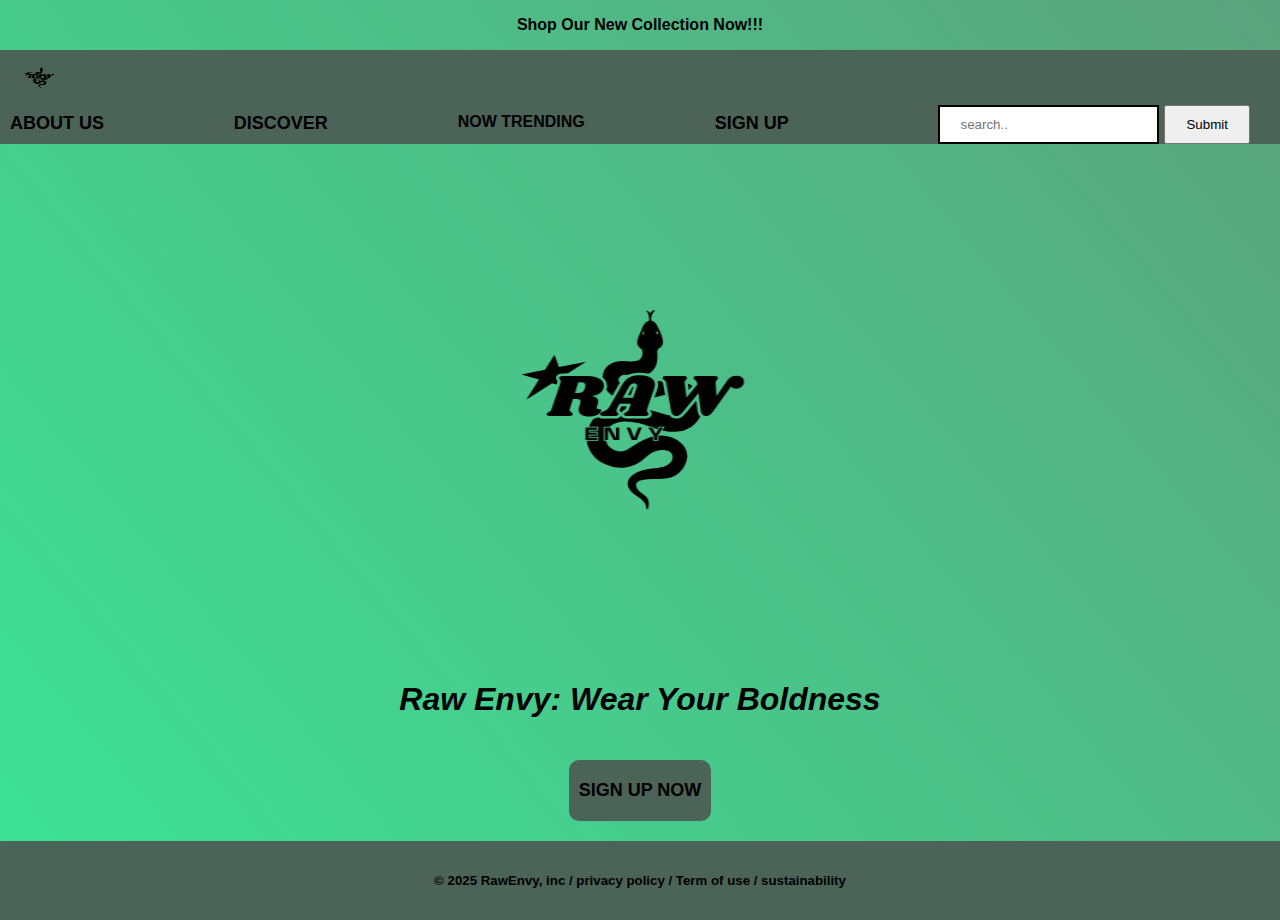
<file: index.html>
<!DOCTYPE html>
<html lang="en">
<head>
    <meta charset="UTF-8">
    <meta name="viewport" content="width=device-width, initial-scale=1.0">
    <title>Raw Envy</title>
    <!--External css file link-->
    <link rel="stylesheet" href="css/external.css">

    <style>
        /*Center content*/
        .center{
            display: block;
            margin-left: auto;
            margin-right: auto;
            width: 50%;
        }

        /*flex container for centering content horizontally*/
        .flex2{
            display: flex;
            text-align: center;
            flex-direction: row;
            justify-content: center;
        }

        /*Flex container for left aligned content*/
        .flex3{
            display: flex;
            justify-content: flex-start;
        }

        /*Navbar button styles*/
        .navbar2{
            background-color: #4c6358;
            margin: 20px 10px;
            padding: 20px 10px;
            text-decoration:none;
            border-radius: 10px;
            color: black;
            font-size: large;
        }

        /*Navbar hover effect*/
        .navbar2:hover{
            background-color: #8e5c54;
        }

        /*Animation for text (shared across element)*/
        @keyframes example{
            0%  {color: black;}
            25% {color: white;}
            50% {color: black;}
        }

        /*Animation for paragraph text*/
        @keyframes example2{
            0%  {color: black;}
            25% {color: white;}
            50% {color: black;}
        }

        /*Styling for animated paragraph*/
        #p{
            display: flex;
            justify-content:center;
            animation-name: example2;
            animation-duration: 5s;
            animation-iteration-count: infinite;
            position: relative;
        }
        /*Styling for heading with animation*/
        h1{
            display: flex;
            color: black;
            text-align: center;
            justify-content: center;
            font-style: oblique;
            animation-name: example;
            animation-duration: 5s;
            animation-iteration-count: infinite;
            position: relative;
        }

        /*Default background color for div elements*/
        div{
            background-color: #4c6358;
            
        }

        /*Footer styles*/
        footer{
            background-color: #4c6358;
            text-align: center;
            padding: 10px 80px; 
        }

        /*Form padding for the search bar*/
    form{
            padding: 0px 30px;
        }
    </style>
</head>
<body>
    <!--Promotional banner-->
    <p id="p"><b>Shop Our New Collection Now!!!</b></p>

    <!--Header section-->
    <div>
        <!--Logo linking to the homepage-->
    <a href="index.html"><img src="images/logo removed.png" height="55" width="80" class="flex3" ></a>

        <!--Navigation bar-->
    <nav class="flex1">
        <!--Navigation links-->
        <a href="aboutus.html" class="navbar"><b>ABOUT US</b></a>
        <a href="mainpage.html"class="navbar"><b>DISCOVER</b></a>

        <!--Dropdown menu for trending collections-->
        <div class="dropdown">
            <div>
                <button 
                class="dropbtn" class="navbar"><b>NOW TRENDING</b><i></i>
                </button>
            </div>
            <div class="dropdown-content">
                <!--Links to specific collections-->
                <a href="men.html">Men Collection</a>
                <a href="women.html">Women Collection</a>
            </div>  
        </div>    

        <!--Sign up page link-->
        <a href="signup.html" class="navbar"><b>SIGN UP</b></a>

        <!--Search bar-->
        <form>
        <input type="text" placeholder="search.." name="search" id="search_1">
        <button id="Submit" type="submit">Submit</button>
        </form>
    </nav>
    </div>

    <!--Main content section-->
    <figure>
        <!--Main image (brand logo)-->
        <img src="images/logo removed.png" height="500" width="900" class="center" alt="The logo of my clothing brand">
        <!--Animated heading-->
        <h1>Raw Envy: Wear Your Boldness</h1>
    </figure>

    <!--Call to action button-->
    <nav class="flex2">
        <a href="signup.html"class="navbar2"><b>SIGN UP NOW</b></a>
    </nav>
    
    <!--Footer Section-->
    <footer>
        <h5>&copy; 2025 RawEnvy, inc / privacy policy / Term of use / sustainability</h5>
    </footer>
</body>
</html>
</file>
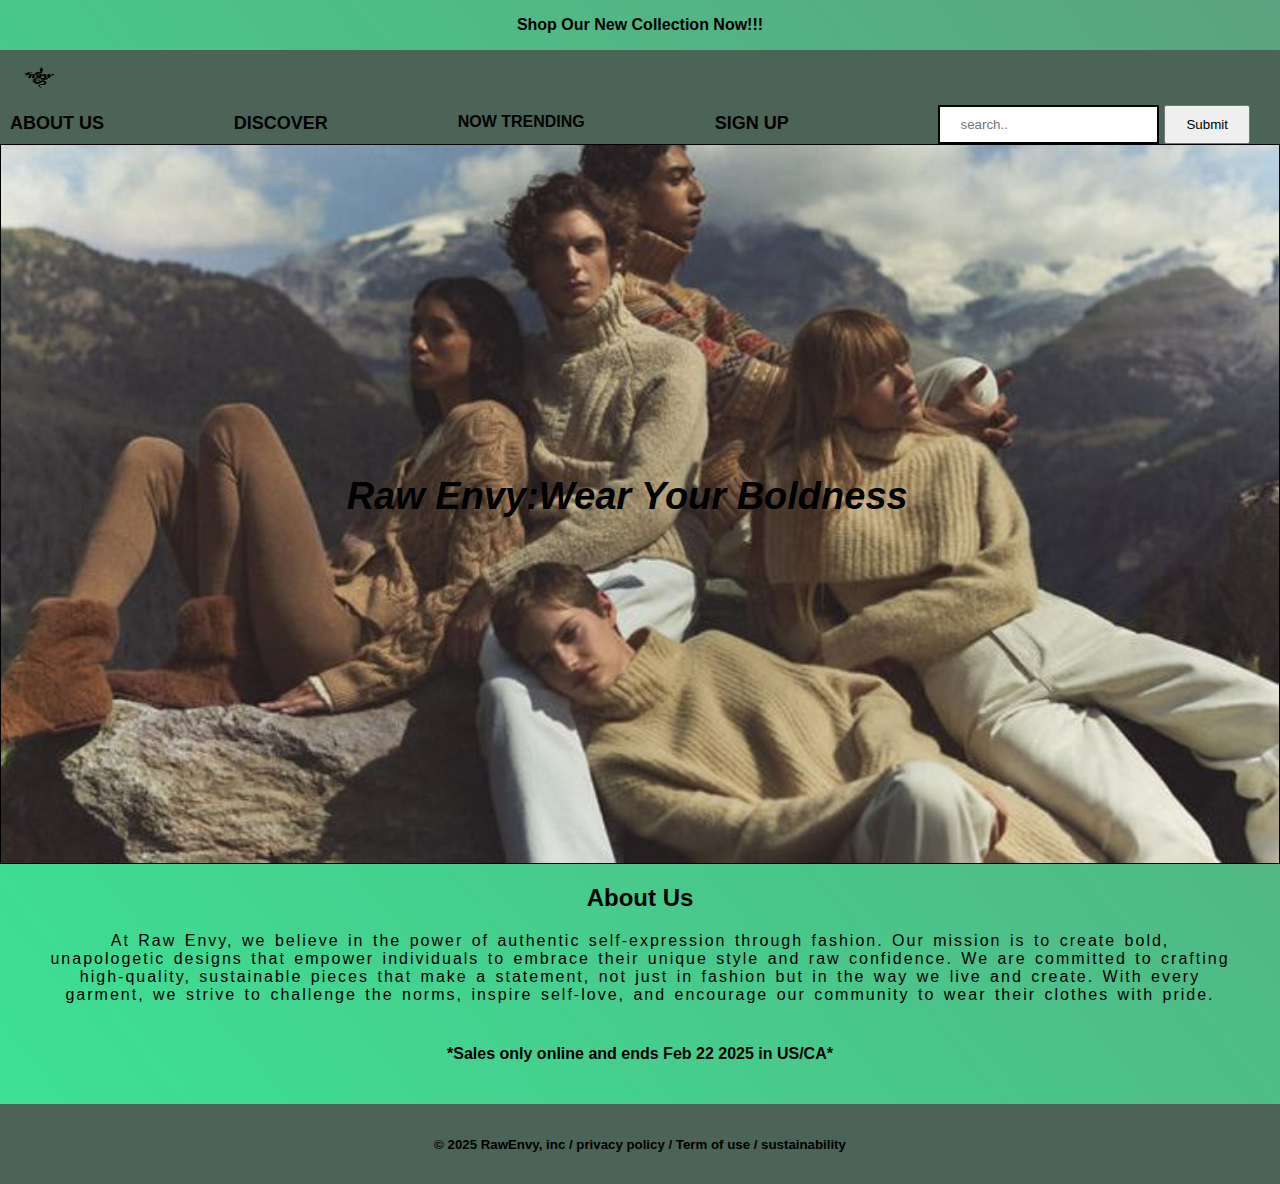
<file: aboutus.html>
<!DOCTYPE html>
<html lang="en">
<head>
    <meta charset="UTF-8">
    <meta name="viewport" content="width=device-width, initial-scale=1.0">
    <title>About Us</title>
    <link rel="stylesheet" href="css/external.css">
    <style>
        /*Reset margin forthe body*/
        body{
        margin: 0px 0px;
        }
        /*Flexbox layout for specific section*/
        .flex3{
            display: flex;
            justify-content: flex-start;
        }
        /*Background color for div element*/
        div{
            background-color: #4c6358;
            
        }
        /*Keyframes for text color animations*/
    @keyframes example{
            0%  {color: black;}
            25% {color: white;}
            50% {color: black;}
        }
        /*Styling for a paragraph with id "p"*/
        #p{
            display: flex;
            justify-content:center;
            animation-name: example;
            animation-duration: 5s;
            animation-iteration-count: infinite;
            position: relative;
        }
        /*Form padding adjustments*/
        form{
            padding: 0px 30px;
        }
        /*Container grid and flexbox layouts*/
        .container{
            display:grid;
            display: flex;
            grid-template-columns: auto auto;
            border:1px solid black;
            gap: 4px;
            background: linear-gradient(50deg, #3be395, #5ba37e);
        }
        /*Specific styling for grid item*/
        #item-1{
            grid-area:1/1/span 1/span 1;
        }
        /*Animation for the id "h1" for the color */
        @keyframes example{
            0%  {color: black;}
            25% {color: white;}
            50% {color: black;}
        }
        /*Styling for the main heading*/
        #h1{
            position: absolute;
            top: 450px;
            left: 49%;
            transform: translateX(-50%);
            color: white;
            font-size: 3.8rem;
            display: flex;
            color: black;
            text-align: center;
            justify-content: center;
            font-style: oblique;
            animation-name: example;
            animation-duration: 5s;
            animation-iteration-count: infinite;
        }
        /*Styling for the mission statement paragraph*/
        #mission-statement{
            text-align: center;
            padding: 0px 50px;
            letter-spacing: 2px;
            word-spacing: 2px;
}  
        /*Footer sales notice styling*/
        #Sales-footer{
            text-align: center;
            padding: 20px 0px;
}
    </style>
</head>
<body>
    <!--Highlighted promotional message -->
    <p id="p"><b>Shop Our New Collection Now!!!</b></p>
    <div>
        <!--Logo and navigation links-->
    <a href="index.html"><img src="images/logo removed.png" height="55" width="80" class="flex3" ></a>
    <nav class="flex1">
        <a href="aboutus.html" class="navbar" ><b>ABOUT US</b></a>
        <a href="mainpage.html"class="navbar"><b>DISCOVER</b></a>
        <div class="dropdown">
            <div>
                <!--Dropdown menu for trending collection -->
                <button class="dropbtn" class="navbar"><b>NOW TRENDING</b><i></i>
                </button>
            </div>
            <div class="dropdown-content">
                <a href="men.html">Men Collection</a>
                <a href="women.html">Women Collection</a>
            </div>  
        </div>    
        <a href="signup.html" class="navbar"><b>SIGN UP</b></a>
        <!--Search Form-->
        <form>
        <input type="text" placeholder="search.." name="search" id="search_1">
        <button id="Submit"  type="submit">Submit</button>
        </form>
    </nav>
    </div>
    <!--Section containing the main visual and headline-->
    <section >
        <div class="container">
        <img id="item-1" src="images/ABout us.jfif" width="100%" height="50%">
        <h1 id="h1">Raw Envy:Wear Your Boldness</h1>
        </div>
    </section>
    <!--Page content-->
    <h2 style="text-align: center;">About Us</h2>
    <p id="mission-statement">At Raw Envy, we believe in the power of authentic self-expression through fashion.
        Our mission is to create bold, unapologetic designs that empower individuals to 
        embrace their unique style and raw confidence. We are committed to crafting high-quality,
        sustainable pieces that make a statement, not just in fashion but in the way we live and 
        create. With every garment, we strive to challenge the norms, inspire self-love, and encourage
        our community to wear their clothes with pride.</p>
        <h4 id="Sales-footer" >*Sales only online and ends Feb 22 2025 in US/CA*</h4>
        <!--Footer content-->
        <footer>
            <h5>&copy; 2025 RawEnvy, inc / privacy policy / Term of use / sustainability</h5>
        </footer>
</body>
</html>
</file>
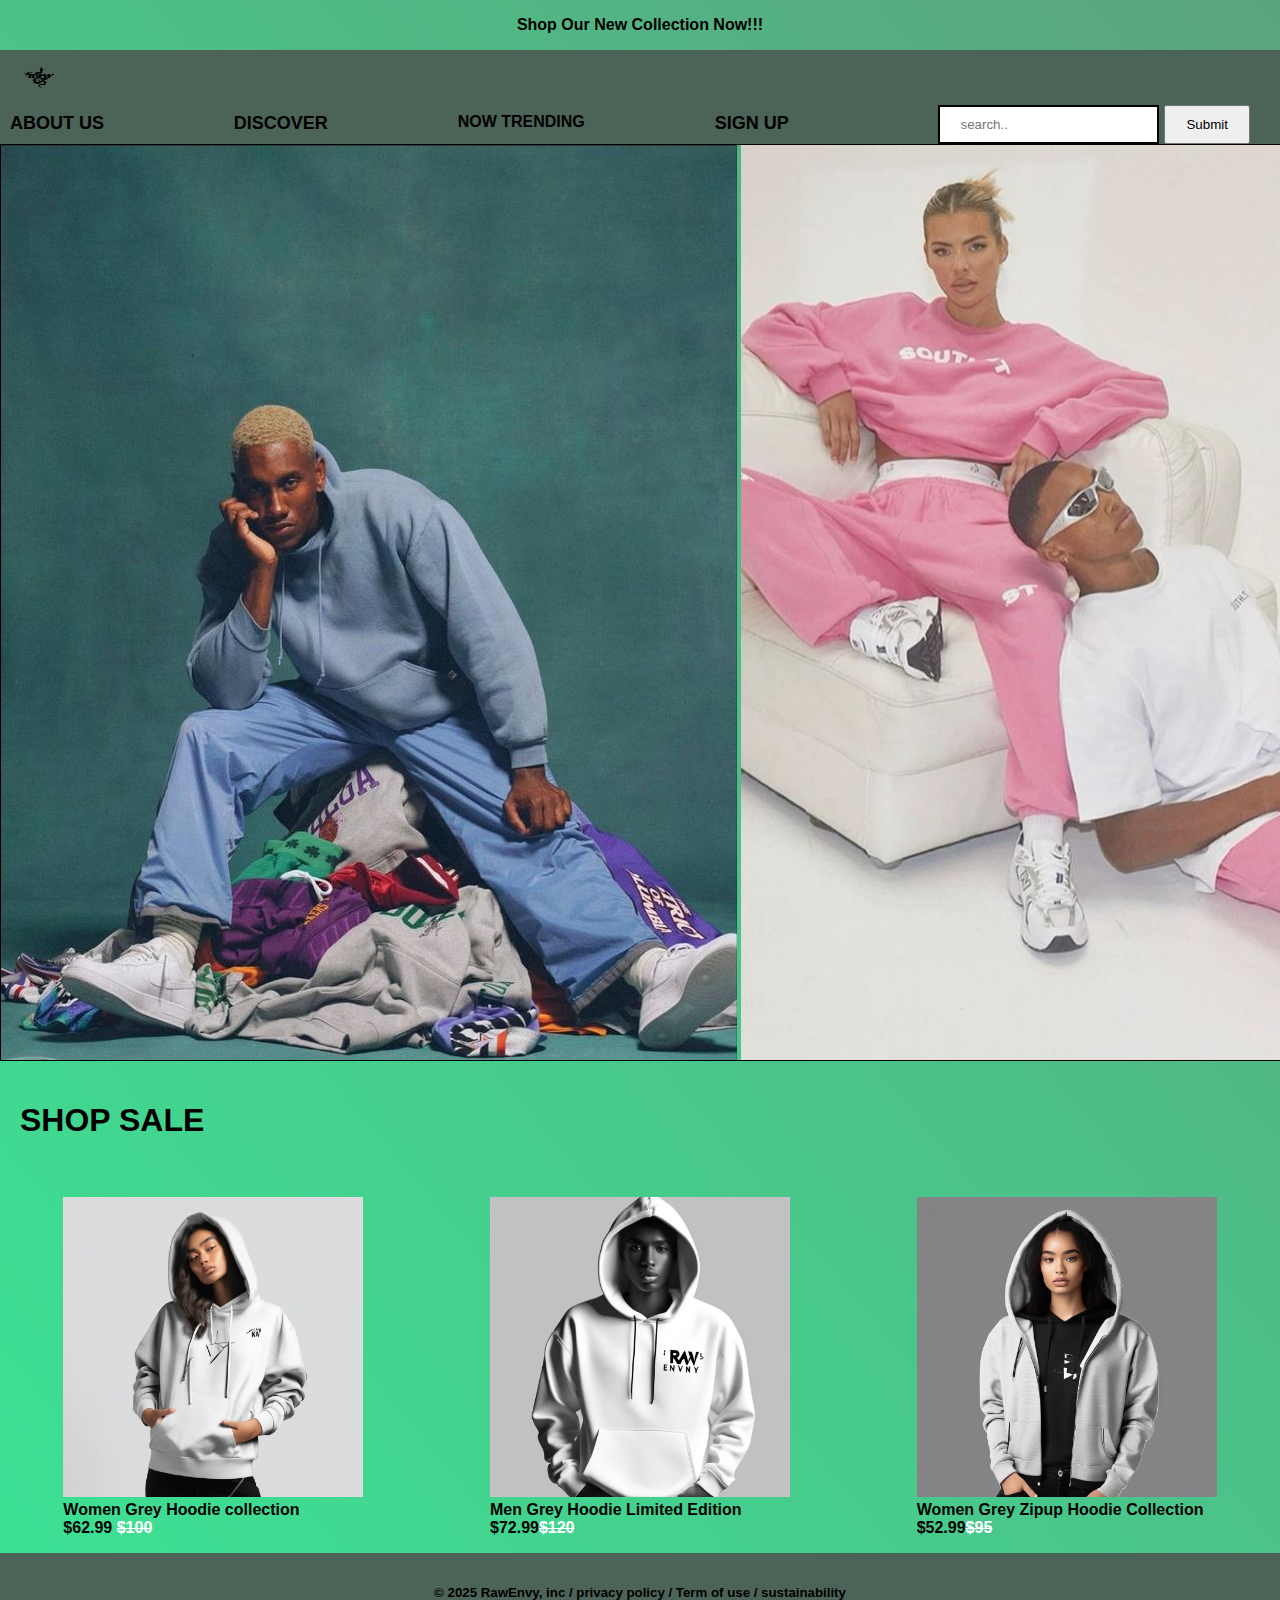
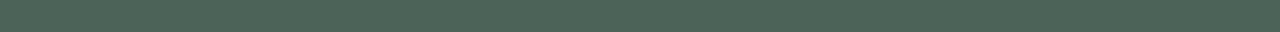
<file: mainpage.html>
<!DOCTYPE html>
<html lang="en">
<head>
    <meta charset="UTF-8">
    <meta name="viewport" content="width=device-width, initial-scale=1.0">
    <title>DISCOVER</title>
    <link rel="stylesheet" href="css/external.css">
    <style>
        /*Reset margin for the body*/
        body{
            margin: 0px 0px;
        }
        /*Flexbox layout for specific location*/
        .flex3{
            display: flex;
            justify-content: flex-start;
        }
        /*Grid area for the first item*/
        #item-1{
            grid-area:1/1/span 1/span 1;
        }
        /*Grid area for the second item*/
        #item-new{
            grid-area: 1/2/span 1/span 2;
        }
        /*Form padding adjustment*/
        form{
            padding: 0px 30px;
        }
        /*Container layout with grid and flexbox*/
        .container{
            display:grid;
            display: flex;
            grid-template-columns: auto auto;
            border:1px solid black;
            gap: 4px;
        }
        /*Padding for the main heading*/
        #h1_1{
            padding: 20px 20px;
        }
        /*Keyframes for text color animation*/
        @keyframes example{
            0%  {color: black;}
            25% {color: white;}
            50% {color: black;}
        }
        /*Styling for the animated promotional message*/
        #p{
            display: flex;
            justify-content:center;
            animation-name: example;
            animation-duration: 5s;
            animation-iteration-count: infinite;
            position: relative;
        }
        /*Flexbox layout for models section*/
        .model{
        display: flex;
        justify-content: space-around;
        } 
        /*styling for text with a strikethrough*/
    span{
        text-decoration: line-through;color: white;
    }
    
    </style>
</head>
<body>
    <!--Highlighted promotional message-->
    <p id="p"><b>Shop Our New Collection Now!!!</b></p>
    <div style=" background-color: #4c6358;">
        <!--Logo and navigation links-->
    <a href="index.html"><img src="images/logo removed.png" height="55" width="80" class="flex3" ></a>
    <nav class="flex1">
        <a href="aboutus.html" class="navbar"><b>ABOUT US</b></a>
        <a href="mainpage.html"class="navbar"><b>DISCOVER</b></a>
    <div class="dropdown">
        <div>
            <!--Dropdown menu for trending colllection -->
            <button class="dropbtn" class="navbar"><b>NOW TRENDING</b><i></i>
            </button>
        </div>
        <div class="dropdown-content">
            <a href="men.html">Men Collection</a>
            <a href="women.html">Women Collection</a>
        </div>  
    </div>    
        <a href="signup.html" class="navbar"><b>SIGN UP</b></a>
        <!--Search form-->
        <form>
        <input type="text" placeholder="search.." id="search_1" name="search">
        <button id="Submit" type="submit">Submit</button>
        </form>
    </nav>
    </div>
    <!--Section containing the main images-->
    <section >
        <div class="container">
        <img id="item-1" src="images/download3.jfif" width="100%">
        <img id="item-new" src="images/download2.jfif" width="100%">
        </div>
    </section>
    <!--Heading for the shop sale section-->
    <h1 id="h1_1">SHOP SALE</h1>
    <!--Section showcasing the models-->
    <div class="model">
        <figure>
        <img src="images/model1.png" height="300" width="300">
        <figcaption><b>Women Grey Hoodie collection<br>$62.99 <span>$100</span></b></figcaption>
        </figure>
        <figure>
        <img src="images/model2.png" height="300" width="300">
        <figcaption><b>Men Grey Hoodie Limited Edition<br>$72.99<span>$120</span></b></figcaption>
        </figure>
        <figure>
        <img src="images/model3.png" height="300" width="300">
        <figcaption><b>Women Grey Zipup Hoodie Collection<br>$52.99<span>$95</span></b></figcaption>
        </figure>
    </div>
    <footer>
        <h5>&copy; 2025 RawEnvy, inc / privacy policy / Term of use / sustainability</h5>
    </footer>
</body>
</html>
</file>
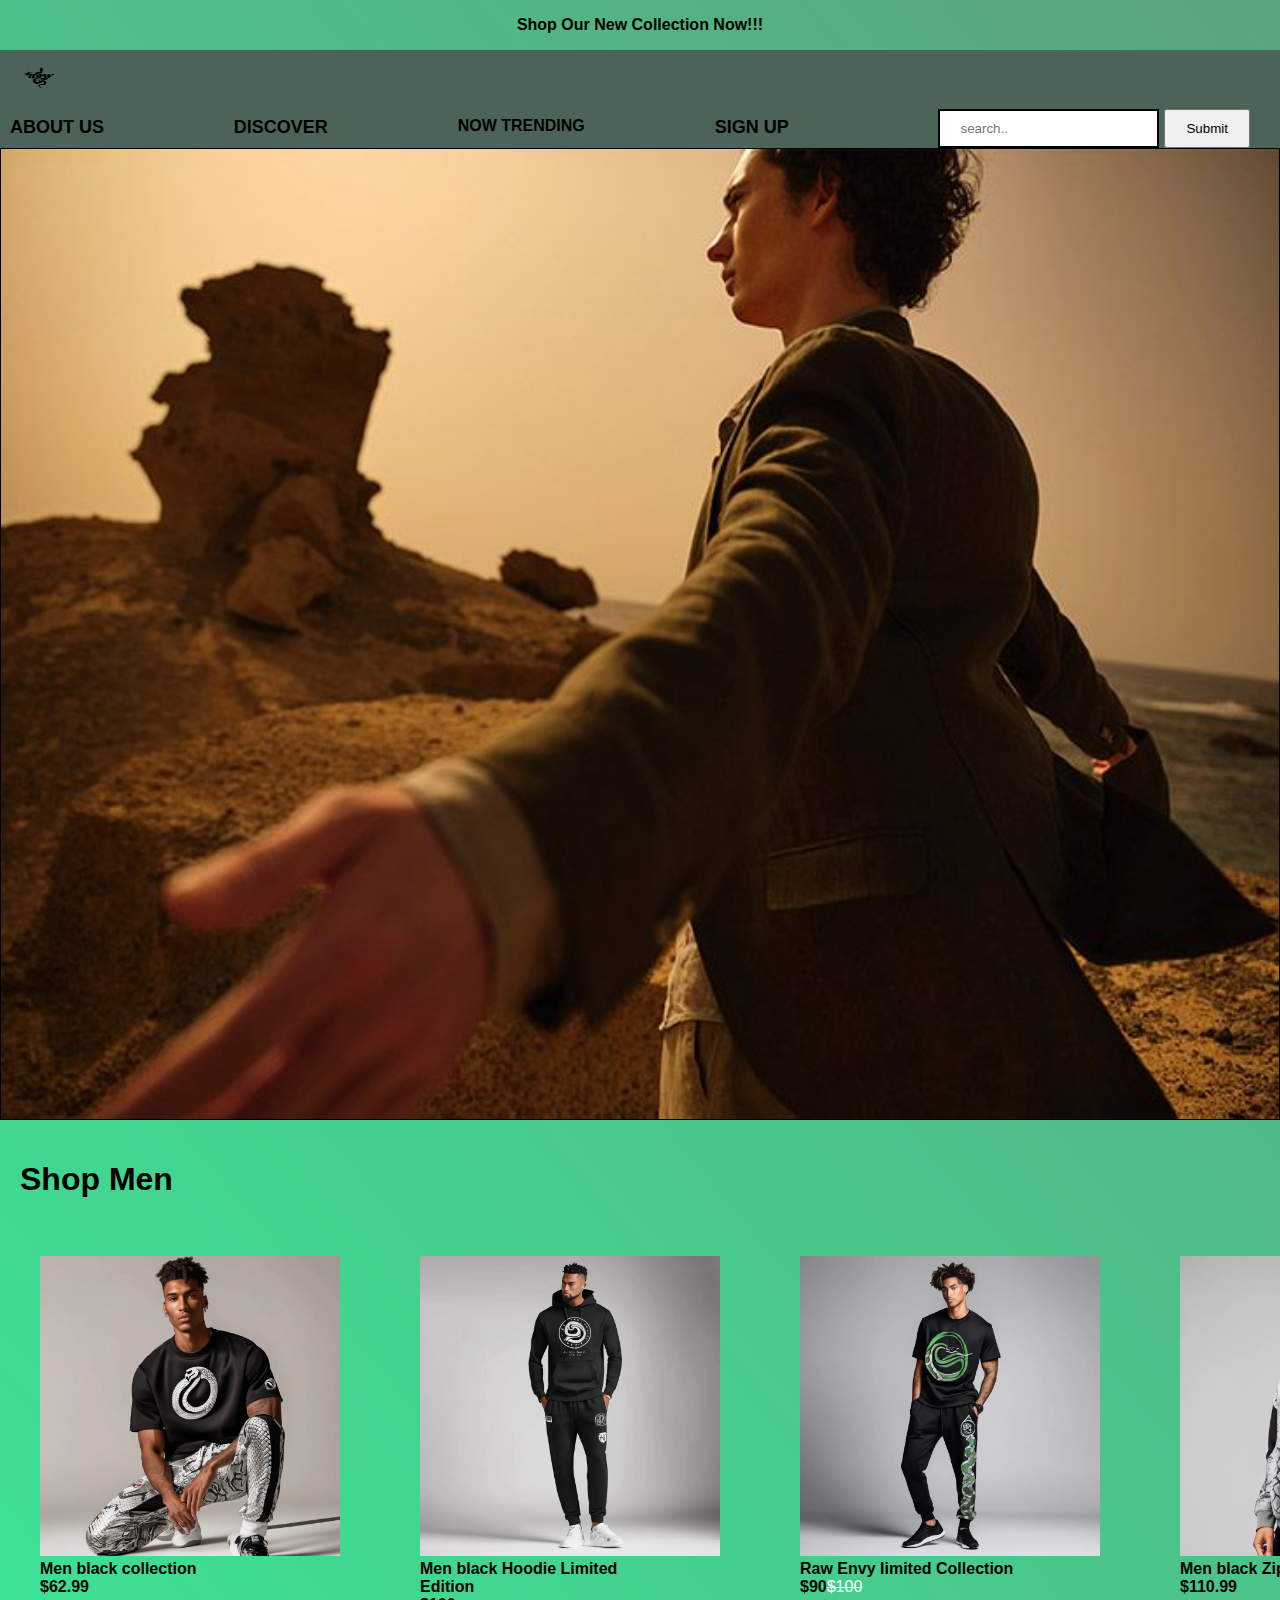
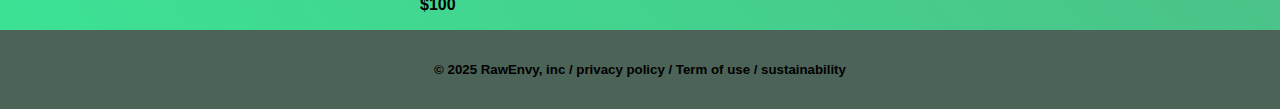
<file: men.html>
<!DOCTYPE html>
<html lang="en">
<head>
    <meta charset="UTF-8">
    <meta name="viewport" content="width=device-width, initial-scale=1.0">
    <title>Men collection</title>
    <link rel="stylesheet"href="css/external.css">
    <style>
        /*Reset margin for the body*/
        body{
            margin: 0px 0px;
        }
        /*Keyframes for text color animation*/
        @keyframes example{
            0%  {color: black;}
            25% {color: white;}
            50% {color: black;}
        }
        /*Padding adjustment for the form*/
        form{
            padding: 0px 30px;
        }
        /*Styling for the animated promotional manage*/
        p{
            display: flex;
            justify-content:center;
            animation-name: example;
            animation-duration: 5s;
            animation-iteration-count: infinite;
            position: relative;
        }
        /*Conyainer layout with grid and flexbox*/
    .container{
            display:grid;
            display: flex;
            grid-template-columns: auto auto;
            border:1px solid black;
            gap: 4px;
    } 
        /*Grid area for the first item*/
    #item-1{
            grid-area:1/1/span 1/span 1;
    }
        /*Styling for text with a strikethrough*/
    span{
        text-decoration: line-through;color: white;
    }
        /*Flexbox layout for the model section*/
    .model{
        display: flex;
        justify-content: space-around;
    } 
        /*Padding for the main heading*/
    #h1_1{
            padding: 20px 20px;
        }
    </style>
</head>
<body>
    <!--Higlighted promotional message-->
    <p><b>Shop Our New Collection Now!!!</b></p>
    <div style=" background-color: #4c6358;">
        <!--Logo and navigation links-->
    <a href="index.html"><img src="images/logo removed.png" height="55" width="80" class="flex3" ></a>
    <nav class="flex1">
        <a href="aboutus.html" class="navbar"><b>ABOUT US</b></a>
        <a href="mainpage.html"class="navbar"><b>DISCOVER</b></a>
    <div class="dropdown">
        <div>
            <!--Dropdown menu for trending collection-->
            <button class="dropbtn" class="navbar"><b>NOW TRENDING</b><i></i>
            </button>
        </div>
        <div class="dropdown-content">
            <a href="men.html">Men Collection</a>
            <a href="women.html">Women Collection</a>
        </div>  
    </div>    
        <a href="signup.html" class="navbar"><b>SIGN UP</b></a>
        <!--Search form-->
        <form>
        <input type="text" placeholder="search.." id="search_1" name="search">
        <button id="Submit" type="submit">Submit</button>
        </form>
    </nav>
    </div>
    <!--Section containing the main page-->
    <section >
        <div class="container">
        <img id="item-1" src="images/men top.jfif" width="100%">
        </div>
    </section>
    <!--Heading for the shop men section-->
    <h1 id="h1_1">Shop Men</h1>
    <!--Section showcasing men's models-->
    <div class="model">
        <figure>
        <img src="images/men model1.png" height="300" width="300">
        <figcaption><b>Men black collection<br>$62.99</b></figcaption>
        </figure>
        <figure>
        <img src="images/men model2.png" height="300" width="300">
        <figcaption><b>Men black Hoodie Limited<br> Edition<br>$100</b></figcaption>
        </figure>
        <figure>
        <img src="images/men model3.png" height="300" width="300">
        <figcaption><b>Raw Envy limited Collection<br>$90</b><span>$100</span></figcaption>
        </figure>
        <figure>
        <img src="images/men model4.png" height="300" width="300">
        <figcaption><b>Men black Zipup Hoodie Collection<br>$110.99</b></figcaption>
        </figure>
    </div>
    <!--Footer Content-->
    <footer>
        <h5>&copy; 2025 RawEnvy, inc / privacy policy / Term of use / sustainability</h5>
    </footer>
</body>
</html>
</file>
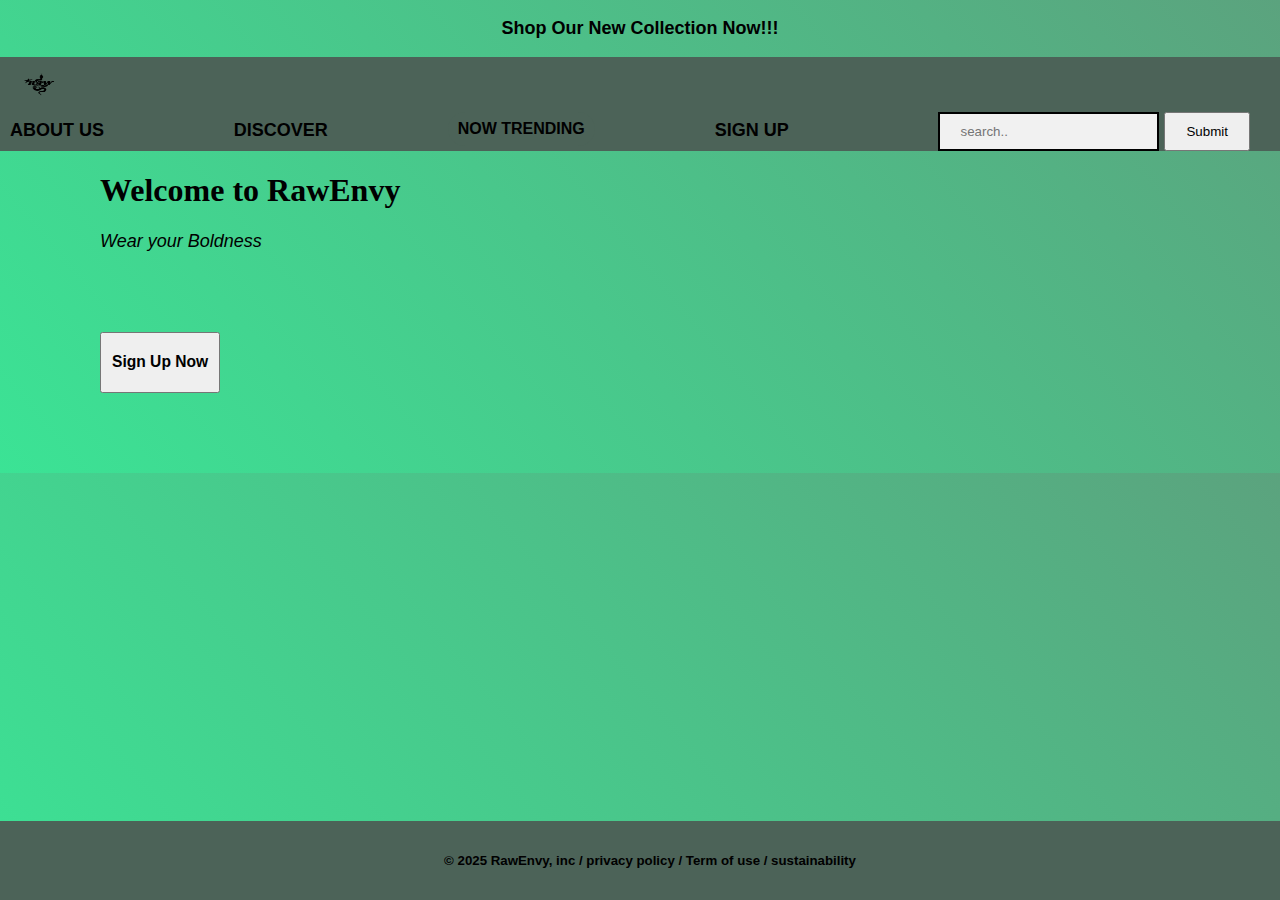
<file: signup.html>
<!DOCTYPE html>
<html lang="en">
<head>
    <meta charset="UTF-8">
    <meta name="viewport" content="width=device-width, initial-scale=1.0">
    <title>Document</title>
    <link rel="stylesheet" href="css/external.css">
    <style>   
    /*Styling for text and password input fields*/
input[type=text], input[type=password] {
    display: inline-block;
    border: none;
    background: #f1f1f1;
}
/*Focus effect for input fields*/
input[type=text]:focus, input[type=password]:focus {
    background-color: #ddd;
    outline: none;
}
/*Padding for input fields*/
input{
    padding: 10px 20px;
}
/*Styling for labels*/
label{
    font-size: 16px;
}
/*Hover effect for button*/
button:hover {
    opacity:1;
    background-color: #8e5c54;
}
/*Styling for the cancel button*/
.cancelbtn {
    padding: 14px 20px;
    background-color:#04AA6D;
    color: black;
    font-size: 16px;
}
/*Shared styles for cancel and signup buttons*/
.cancelbtn, .signupbtn {
    float: left;
    width: 100%;
}
/*container styling*/
.container {
    padding: 16px;
    background-color: #04AA6D;
}
/*Modal Styling*/
.modal {
    display: none; 
    position: fixed; 
    z-index: 1; 
    left: 0;
    top: 0;
    width: 100%; 
    height: 100%; 
    overflow: auto; 
    background: #4c6358;
    padding-top: 50px;
    font-size: 18px;
    overflow:scroll;
}
/*Modal content styling*/
.modal-content {
    margin: 5% auto 15% auto; 
    width: 80%; 
}
/*Horizontal rule styling*/
hr {
    border: 1px solid #f1f1f1;
    margin-bottom: 25px;
}
/*Close button styling*/
.close {
    position: absolute;
    right: 35px;
    top: 15px;
    font-size: 40px;
    font-weight: bold;
    color: #f1f1f1;
}
/*Signup button styling*/
.signupbtn{
    background-color: #04AA6D;
    font-size: 16px;
    color: black;
    padding: 14px 20px;
    margin: 8px 0px;
    cursor: pointer;
    width: 100%;
    opacity: 0.9;
}
/*Hover and focus effects for close button*/
.close:hover,.close:focus {
    color:#8e5c54;
    cursor: pointer;
}
/*Responsive design for small screen*/
@media screen and (max-width: 300px) {
    .cancelbtn, .signupbtn {
    width: 100%;
    }
    }
/*Clearfix for floating element*/
.clearfix::after {
    content: "";
    clear: both;
    display: table;
}
/*Flexbox styling for aligment*/
    .flex3{
            display: flex;
            justify-content: flex-start;
        }
        /*Background color for div elements*/
    div{
            background-color: #4c6358;
            
        }
        /*Hover effect for submit button*/
    #submit:hover{
        background-color: #8e5c54;
        }
        /*Styling for input elements with Id "input_1"*/
    #input_1{
            display: block;
            padding: 5px 20px;
            text-decoration:none;
            border-radius: 20px;
        }
        /*Hover Effect for input Id "input_1*/
    #input_1:hover{
            background-color: #8e5c54;
        }
        /*Section padding*/
    .section-1{
            padding: 0px 100px;
        }  
        /*Paragraph font size*/
    p{
            font-size: 1.8rem;
        }
        /*Fieldset Styling*/
    fieldset{
            border: none;
            float:center;
        }
        /*Keyframes for centered text animataion*/
    @keyframes example{
            0%  {color: black;}
            25% {color: white;}
            50% {color: black;}
        }
        /*Centered animated text styling*/
    p{
            display: flex;
            color: black;
            justify-content:flex-start;
            font-style: oblique;
            animation-name: example;
            animation-duration: 5s;
            animation-iteration-count: infinite;
            position: relative;
        }
        /*Keyframes for centered text animation*/
    @keyframes example2{
            0%  {color: black;}
            25% {color: white;}
            50% {color: black;}
        }
        /*Centered animated text styling*/
    #p{
            display: flex;
            justify-content:center;
            font-style: normal;
            animation-name: example2;
            animation-duration: 5s;
            animation-iteration-count: infinite;
            position: relative;
        }
        /*Heading font-family*/
    h1{
            font-family:serif, garamond;
        }
        /*form padding*/
    form{
            padding: 0px 30px;
        }
        /*Footer styling */
    footer{
            background-color: #4c6358;
            text-align: center;
            position: fixed;
            bottom: 0;
            width: 100%;
        }
        /*Styling for the sign-up button container*/
        #sign-up{
            display:flex;
            justify-content: center;
            padding: 4px 10px;
            margin: 80px 100px;
        }
</style>
</head>
<body>
    <!--Highlighted promotional text-->
    <p id="p"><b>Shop Our New Collection Now!!!</b></p>
    <div>
        <!--Logo and navigational links-->
    <a href="index.html"><img src="images/logo removed.png" height="55" width="80" class="flex3" ></a>
    <nav class="flex1">
        <a href="aboutus.html" class="navbar"><b>ABOUT US</b></a>
        <a href="mainpage.html"class="navbar"><b>DISCOVER</b></a>
        <div class="dropdown">
            <div>
                <!--Dropdown Menu-->
                <button class="dropbtn" class="navbar"><b>NOW TRENDING</b><i></i>
                </button>
            </div>
            <div class="dropdown-content">
                <a href="men.html">Men Collection</a>
                <a href="women.html">Women Collection</a>
            </div>  
        </div>    
        <a href="signup.html" class="navbar"><b>SIGN UP</b></a>
        <!--Search form-->
        <form>
        <input type="text" placeholder="search.." name="search" id="search_1">
        <button id="Submit" type="submit">Submit</button>
        </form>
    </nav>
    </div>
    <!--Section with heading and text-->
    <section class="section-1">
    <h1>Welcome to RawEnvy</h1>
    <p style="font-style: oblique;">Wear your Boldness</p>
    </section>
    <!--Sign up button-->
<button id="sign-up" onclick="document.getElementById('id01').style.display='flex'"><h3>Sign Up Now</h3></button>
    <!--Modal for sign -up form-->
<div id="id01" class="modal">
    <span onclick="document.getElementById('id01').style.display='none'" class="close" title="Close Modal">&times;</span>
    <form class="modal-content" action="/Final project/mainpage.html">
    <div class="container">
    <h1>Sign Up</h1>
    <p>Please fill in this form to create an account.</p>
    <hr>
    <label for="email"><b>Email</b></label><br><br>
    <input type="text" placeholder="Enter Email" name="email" required><br><br>

    <label for="psw"><b>Password</b></label><br><br>
    <input type="password" placeholder="Enter Password" name="psw" required><br><br>

    <label for="psw-repeat"><b>Repeat Password</b></label><br><br>
    <input type="password" placeholder="Repeat Password" name="psw-repeat" required><br><br>
    <label>
        <input type="checkbox" checked="checked" name="remember" style="margin-bottom:15px"> Remember me
    </label>

    <p>By creating an account you agree to our <a href="#" style="color:black">Terms & Privacy</a>.</p>
    <div class="clearfix">
        <button type="button" onclick="document.getElementById('id01').style.display='none'" class="cancelbtn"><b>Cancel</b></button>
        <button type="submit" class="signupbtn"><b>Sign Up</b></button>
    </div>
    </div>
</form>
</div>
<script>
// Get the modal
var modal = document.getElementById('id01');
// When the user clicks anywhere outside of the modal, close it
window.onclick = function(event) {
    if (event.target == modal) {
    modal.style.display = "none";
    }
}
</script>
<footer>
    <!--Footer content-->
    <h5>&copy; 2025 RawEnvy, inc / privacy policy / Term of use / sustainability</h5>
</footer>
</body>
</html>
</file>
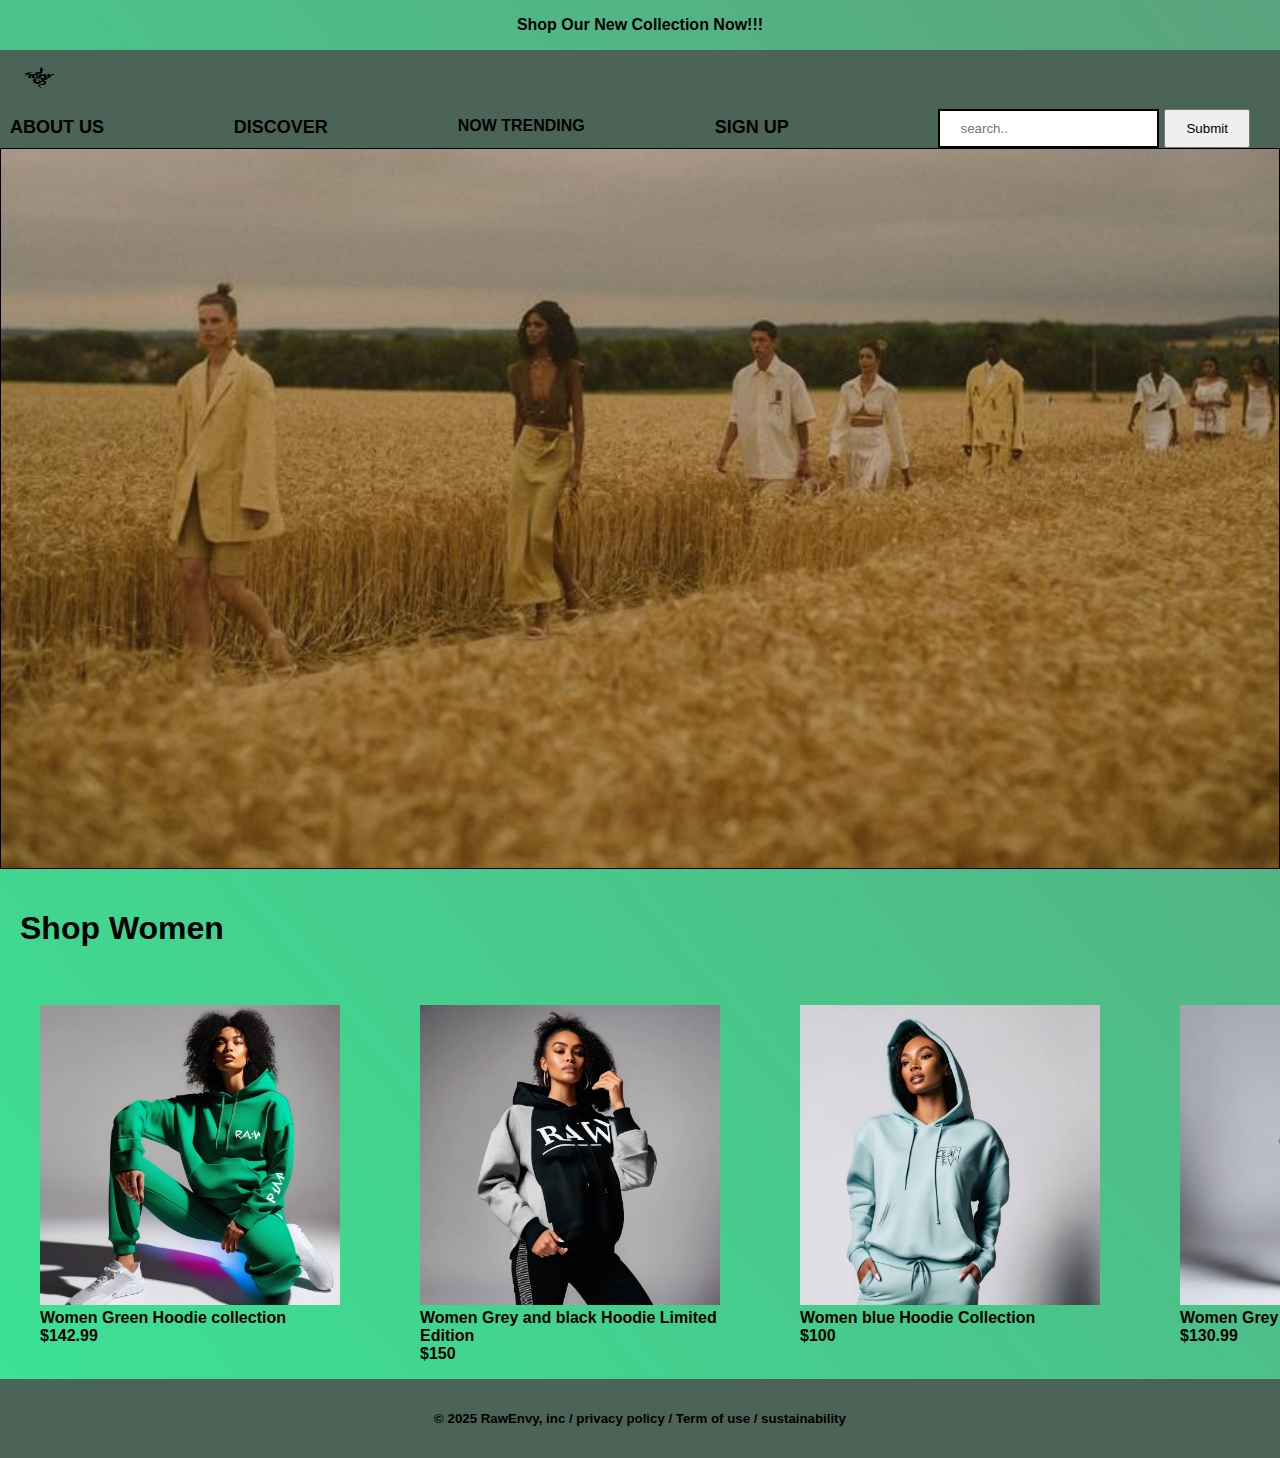
<file: women.html>
<!DOCTYPE html>
<html lang="en">
<head>
    <meta charset="UTF-8">
    <meta name="viewport" content="width=device-width, initial-scale=1.0">
    <title>Women collection</title>
    <link rel="stylesheet"href="css/external.css">
    <style>
    /*Set the margin for the body to remove any default spacing*/
        body{
            margin: 0px 0px;
        }

    /*Keyframe animation for text color change*/
        @keyframes example{
            0%  {color: black;}
            25% {color: white;}
            50% {color: black;}
        }
        /*Styles for paragraph elements with animation*/
        p{
            display: flex;
            justify-content:center;
            animation-name: example;
            animation-duration: 5s;
            animation-iteration-count: infinite;
            position: relative;
        }

        /*Styles for from elements*/
    form{
            padding: 0px 30px;
        }
        /*Container grid layout*/
    .container{
            display:grid;
            display: flex;
            grid-template-columns: auto auto;
            border:1px solid black;
            gap: 4px;
        }
        /*Padding for the main heading */
        #h1_1{
            padding: 20px 20px;
        }
        /*Define the grid area for the first time*/
        #item-1{
            grid-area:1/1/span 1/span 1;
        }
        /*Styling for the model grid layout*/
        .model{
        display: flex;
        display: grid;
        grid-template-columns: auto auto auto auto ;/*Four equal column*/
        justify-content: space-around;
        overflow: hidden;/*Hides overflow content*/
    }
    </style>
</head>
<body>
    <!--Animated paragraph promoting the collection-->
    <p><b>Shop Our New Collection Now!!!</b></p>
    <!--Navigation bar with logo and menu links-->
    <div style=" background-color: #4c6358;">
    <a href="index.html"><img src="images/logo removed.png" height="55" width="80" class="flex3" ></a>
    <nav class="flex1">
        <!--Navigation links-->
        <a href="aboutus.html" class="navbar"><b>ABOUT US</b></a>
        <a href="mainpage.html"class="navbar"><b>DISCOVER</b></a>
    <div class="dropdown">
        <div>
            <button class="dropbtn" class="navbar"><b>NOW TRENDING</b><i></i>
            </button>
        </div>
        <div class="dropdown-content">
            <a href="men.html">Men Collection</a>
            <a href="women.html">Women Collection</a>
        </div>  
    </div>    
        <a href="signup.html" class="navbar"><b>SIGN UP</b></a>
        <!--Search form-->
        <form>
        <input type="text" placeholder="search.." id="search_1" name="search">
        <button id="Submit" type="submit">Submit</button>
        </form>
    </nav>
    </div>
    <!--Section displaying a collection image-->
    <section >
        <div class="container">
        <img id="item-1" src="images/fashion1.jfif" width="100%">
        </div>
    </section>
    <!--Heading for the women's collection-->
    <h1 id="h1_1">Shop Women</h1>
    <!--Grid Layout for showcasing products-->
    <div class="model">
        <figure>
        <img src="images/woman model1.png" height="300" width="300"><!--Product image-->
        <figcaption><b>Women Green Hoodie collection<br>$142.99</b></figcaption><!--Product Details-->
        </figure>
        <figure>
        <img src="images/woman model3.png" height="300" width="300">
        <figcaption><b>Women Grey and black Hoodie Limited<br> Edition<br>$150</b></figcaption>
        </figure>
        <figure>
        <img src="images/woman model2.png" height="300" width="300">
        <figcaption><b>Women blue Hoodie Collection<br>$100</b></figcaption>
        </figure>
        <figure>
        <img src="images/woman model4.png" height="300" width="300">
        <figcaption><b>Women Grey Zipup Hoodie Collection<br>$130.99</b></figcaption>
        </figure>
    </div>
    <footer>
        <!--Footer Section-->
        <h5>&copy; 2025 RawEnvy, inc / privacy policy / Term of use / sustainability</h5>
    </footer>
</body>
</html>
</file>
<file: css/external.css>
html{
    font-size: 62.5%;
}
body{
    margin: 0px 0px;
    background-repeat:no-repeat;
    background: linear-gradient(50deg, #3be395, #5ba37e);
    font-family: 'Trebuchet MS', 'Lucida Sans Unicode', 'Lucida Grande', 'Lucida Sans', Arial, sans-serif;
    font-size: 1.6rem;
    font-size: 16px;
}
input{
    padding: 10px 20px;
}
#Submit{
    padding: 10px 20px;
}
h1{
    font-size: 3.2rem;
}
.flex1{
    font-size: 18px;
}
footer{
    background-color: #4c6358;
    text-align: center;
    padding: 10px;
    
}
.flex1{
    display: flex;
    text-align: center;
    flex-direction: row;
    justify-content: space-between;
    }
.navbar{
        color: black;
        display: block;
        padding: 8px 10px;
        text-decoration:none;
        border-radius: 50px;
    }
.navbar:hover{
        background-color: #8e5c54;
    }
    .dropdown{
        overflow: hidden;
        background-color: #4c6358;
        color:black;
    }
    .dropdown .dropbtn{
        border: none;
        outline: none;
        background-color: #4c6358;
        font-size: medium;
    }
    .dropdown-content{
        display: none;
        position: absolute;
        background-color: #f9f9f9;
        min-width: 160px;
        box-shadow: 0px 8px 16px 0px rgba(0,0,0,0.2);
        z-index: 1;
        font-size: 16px;
    }
    .dropdown-content a {
    float: none;
    color: black;
    padding: 12px 16px;
    text-decoration: none;
    display: block;
    text-align: left;
}

.dropdown:hover .dropdown-content {
    display: block;
}
.dropdown-content a:hover {
    background-color:#8e5c54;
}
.dropbtn{
    padding: 8px 10px;
    color: black;
    display: block;
    text-decoration:none;
    border-radius: 50px;
}
.dropbtn:hover{
    background-color: #8e5c54;
}
#search_1{
    border: 2px solid black;
}
</file>
